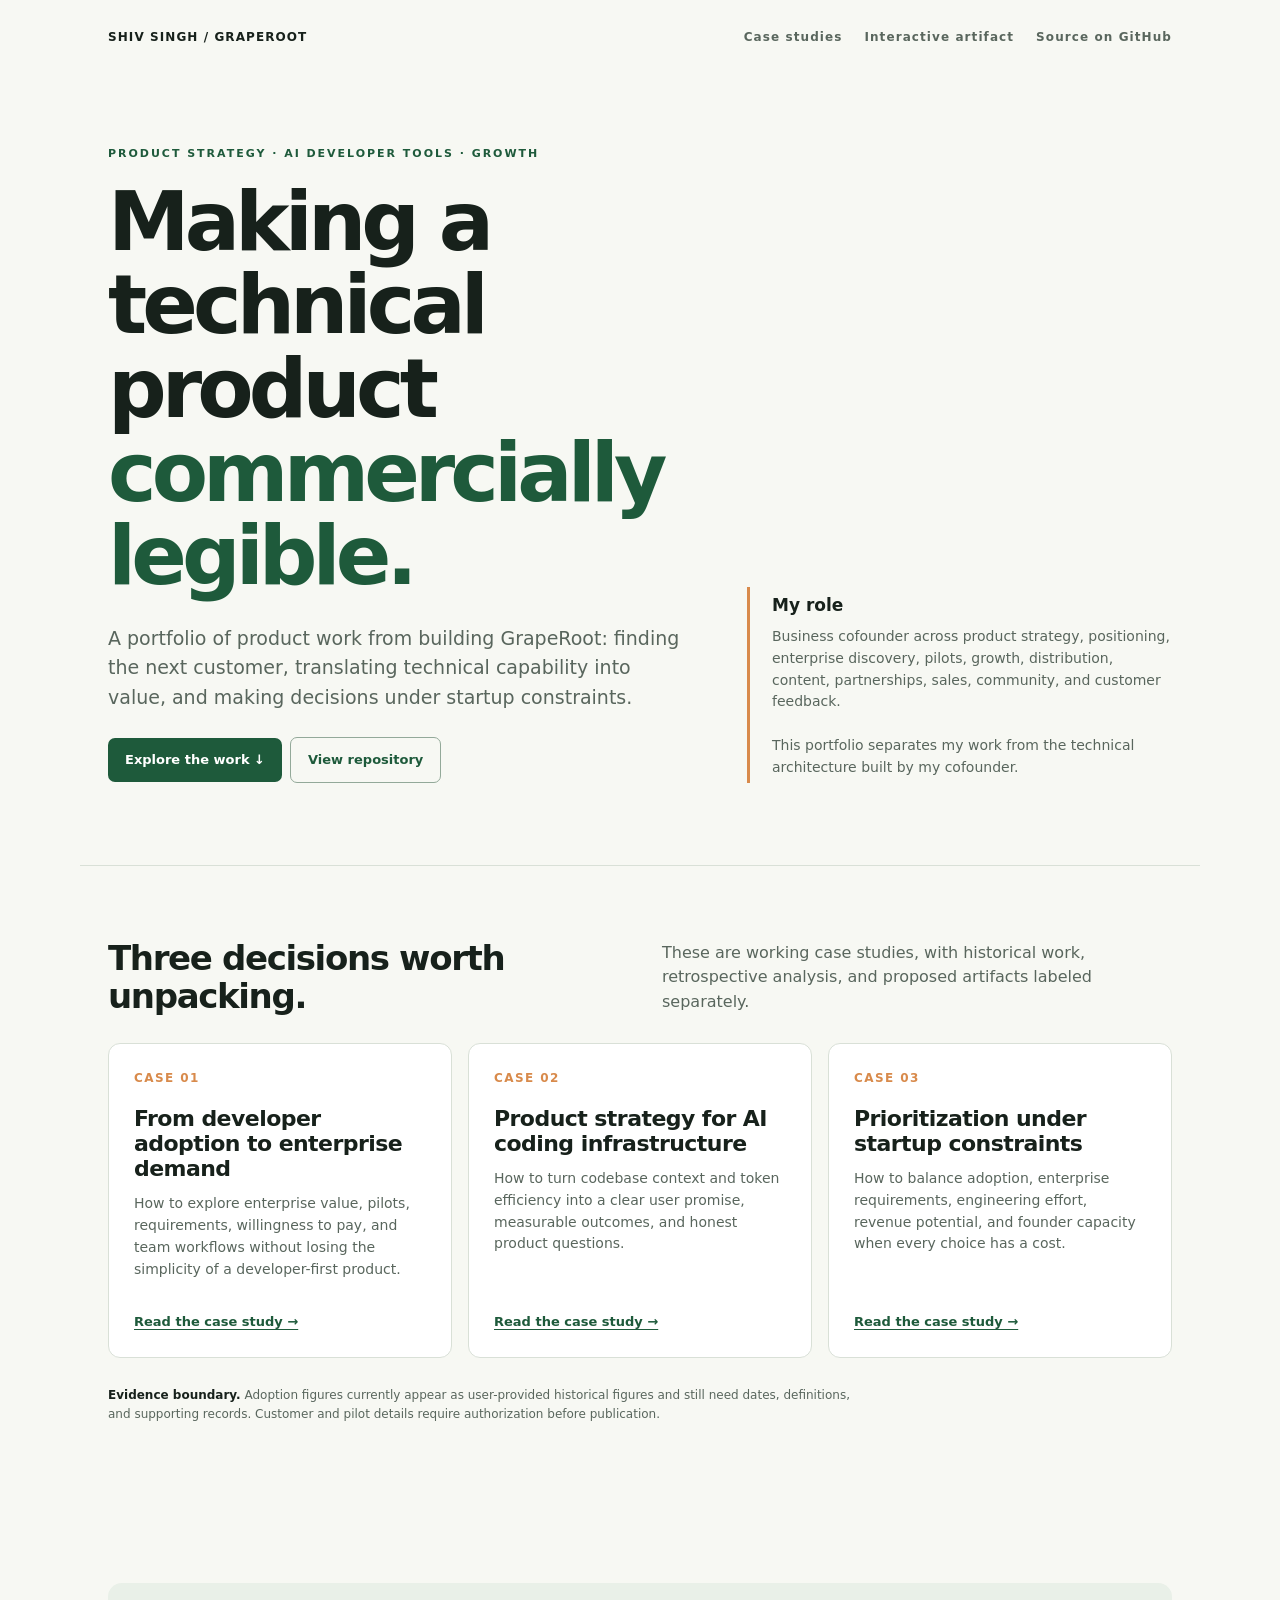
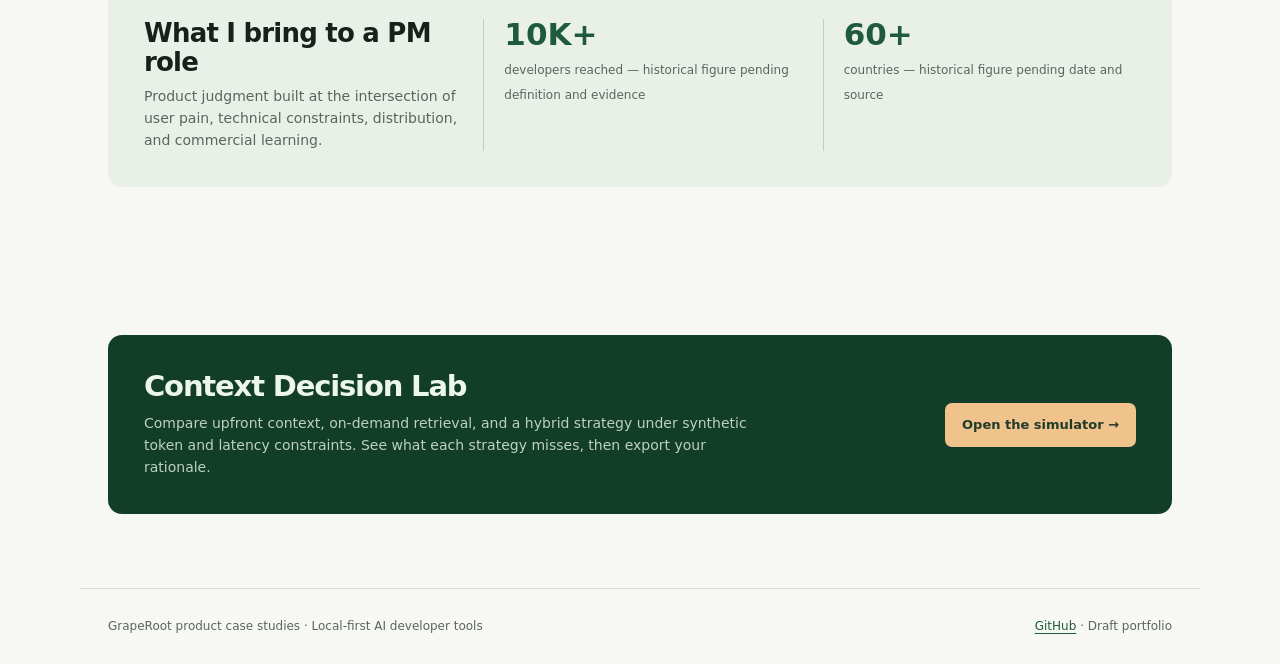
<file: index.html>
<!doctype html>
<html lang="en">
<head>
  <meta charset="utf-8">
  <meta name="viewport" content="width=device-width, initial-scale=1">
  <meta name="description" content="Product case studies from building GrapeRoot, an AI developer-tools product.">
  <title>Shiv Singh · GrapeRoot Product Case Studies</title>
  <style>
    :root{--ink:#17211b;--muted:#59665d;--line:#d9e0d7;--paper:#f7f8f3;--card:#fff;--green:#1e5a3b;--green-dark:#123d29;--warm:#d88a4b;--soft:#e9f0e8;--max:1120px;font-family:Inter,ui-sans-serif,system-ui,-apple-system,BlinkMacSystemFont,"Segoe UI",sans-serif}*{box-sizing:border-box}html{scroll-behavior:smooth}body{margin:0;background:var(--paper);color:var(--ink);line-height:1.55}a{color:var(--green);text-underline-offset:3px}header,main,footer{max-width:var(--max);margin:auto}header{padding:28px 28px 20px;display:flex;justify-content:space-between;align-items:center;gap:18px}header a{text-decoration:none;color:var(--ink);font-weight:800;letter-spacing:.09em;font-size:12px}nav{display:flex;gap:22px;font-size:13px}nav a{text-decoration:none;color:var(--muted)}.hero{padding:78px 28px 82px;display:grid;grid-template-columns:1.15fr .85fr;gap:64px;align-items:end;border-bottom:1px solid var(--line)}.eyebrow{color:var(--green);text-transform:uppercase;letter-spacing:.18em;font-weight:800;font-size:11px;margin:0 0 18px}.hero h1{font-size:clamp(42px,7vw,82px);line-height:1.02;letter-spacing:-.06em;margin:0 0 26px;font-weight:650}.hero h1 em{color:var(--green);font-style:normal}.lede{font-size:19px;color:var(--muted);max-width:660px;margin:0}.hero-note{border-left:3px solid var(--warm);padding:5px 0 5px 22px;color:var(--muted);font-size:14px}.hero-note strong{display:block;color:var(--ink);font-size:17px;margin-bottom:8px}.button{display:inline-block;background:var(--green);color:white;padding:12px 17px;border-radius:7px;text-decoration:none;font-size:13px;font-weight:700;margin-top:25px}.button:hover{background:var(--green-dark)}.button.secondary{background:transparent;border:1px solid #93a999;color:var(--green);margin-left:8px}.section{padding:74px 28px}.section-head{display:flex;justify-content:space-between;gap:30px;align-items:end;margin-bottom:28px}.section h2{font-size:34px;letter-spacing:-.04em;line-height:1.1;margin:0}.section-intro{max-width:510px;color:var(--muted);margin:0}.grid{display:grid;grid-template-columns:repeat(3,1fr);gap:16px}.card{background:var(--card);border:1px solid var(--line);border-radius:12px;padding:25px;display:flex;flex-direction:column;min-height:315px}.number{font-size:12px;color:var(--warm);font-weight:800;letter-spacing:.12em}.card h3{font-size:22px;line-height:1.15;letter-spacing:-.025em;margin:18px 0 12px}.card p{color:var(--muted);font-size:14px;margin:0}.card a{margin-top:auto;font-weight:700;font-size:13px}.signal{background:var(--soft);border-radius:14px;padding:36px;display:grid;grid-template-columns:1fr 1fr 1fr;gap:26px}.signal h2{font-size:26px;margin:0 0 10px;letter-spacing:-.03em}.signal p{color:var(--muted);margin:0;font-size:14px}.stat{border-left:1px solid #bfd0bd;padding-left:20px}.stat strong{display:block;font-size:31px;line-height:1;color:var(--green);margin-bottom:7px}.stat span{font-size:12px;color:var(--muted)}.lab{background:var(--green-dark);color:#edf6ea;border-radius:14px;padding:36px;display:flex;justify-content:space-between;align-items:center;gap:30px}.lab h2{font-size:29px;letter-spacing:-.04em;line-height:1.1;margin:0 0 10px}.lab p{color:#bed1c1;max-width:620px;margin:0;font-size:14px}.lab .button{background:#f0c28c;color:#213b2b;margin:0;white-space:nowrap}.footer{border-top:1px solid var(--line);padding:28px;font-size:12px;color:var(--muted);display:flex;justify-content:space-between;gap:20px}.disclaimer{font-size:12px;color:var(--muted);max-width:760px;margin-top:28px}.disclaimer strong{color:var(--ink)}@media(max-width:800px){nav{display:none}.hero{grid-template-columns:1fr;gap:32px;padding-top:54px}.grid{grid-template-columns:1fr}.signal{grid-template-columns:1fr}.stat{border-left:0;border-top:1px solid #bfd0bd;padding:18px 0 0}.section-head{display:block}.section-intro{margin-top:14px}.lab{display:block}.lab .button{margin-top:22px}.footer{display:block}.footer span{display:block;margin-top:7px}}
  </style>
</head>
<body>
  <header><a href="./">SHIV SINGH / GRAPEROOT</a><nav><a href="#stories">Case studies</a><a href="#lab">Interactive artifact</a><a href="https://github.com/singhhshiv/graperoot-product-case-studies">Source on GitHub</a></nav></header>
  <main>
    <section class="hero"><div><p class="eyebrow">Product strategy · AI developer tools · Growth</p><h1>Making a technical product <em>commercially legible.</em></h1><p class="lede">A portfolio of product work from building GrapeRoot: finding the next customer, translating technical capability into value, and making decisions under startup constraints.</p><a class="button" href="#stories">Explore the work ↓</a><a class="button secondary" href="https://github.com/singhhshiv/graperoot-product-case-studies">View repository</a></div><div class="hero-note"><strong>My role</strong>Business cofounder across product strategy, positioning, enterprise discovery, pilots, growth, distribution, content, partnerships, sales, community, and customer feedback.<br><br>This portfolio separates my work from the technical architecture built by my cofounder.</div></section>
    <section class="section" id="stories"><div class="section-head"><h2>Three decisions worth unpacking.</h2><p class="section-intro">These are working case studies, with historical work, retrospective analysis, and proposed artifacts labeled separately.</p></div><div class="grid">
      <article class="card"><span class="number">CASE 01</span><h3>From developer adoption to enterprise demand</h3><p>How to explore enterprise value, pilots, requirements, willingness to pay, and team workflows without losing the simplicity of a developer-first product.</p><a href="https://github.com/singhhshiv/graperoot-product-case-studies/blob/main/case-studies/01-enterprise-transition.md">Read the case study →</a></article>
      <article class="card"><span class="number">CASE 02</span><h3>Product strategy for AI coding infrastructure</h3><p>How to turn codebase context and token efficiency into a clear user promise, measurable outcomes, and honest product questions.</p><a href="https://github.com/singhhshiv/graperoot-product-case-studies/blob/main/case-studies/02-context-delivery.md">Read the case study →</a></article>
      <article class="card"><span class="number">CASE 03</span><h3>Prioritization under startup constraints</h3><p>How to balance adoption, enterprise requirements, engineering effort, revenue potential, and founder capacity when every choice has a cost.</p><a href="https://github.com/singhhshiv/graperoot-product-case-studies/blob/main/case-studies/03-prioritization.md">Read the case study →</a></article>
    </div><p class="disclaimer"><strong>Evidence boundary.</strong> Adoption figures currently appear as user-provided historical figures and still need dates, definitions, and supporting records. Customer and pilot details require authorization before publication.</p></section>
    <section class="section"><div class="signal"><div><h2>What I bring to a PM role</h2><p>Product judgment built at the intersection of user pain, technical constraints, distribution, and commercial learning.</p></div><div class="stat"><strong>10K+</strong><span>developers reached — historical figure pending definition and evidence</span></div><div class="stat"><strong>60+</strong><span>countries — historical figure pending date and source</span></div></div></section>
    <section class="section" id="lab"><div class="lab"><div><h2>Context Decision Lab</h2><p>Compare upfront context, on-demand retrieval, and a hybrid strategy under synthetic token and latency constraints. See what each strategy misses, then export your rationale.</p></div><a class="button" href="./simulator/">Open the simulator →</a></div></section>
  </main>
  <footer class="footer"><span>GrapeRoot product case studies · Local-first AI developer tools</span><span><a href="https://github.com/singhhshiv/graperoot-product-case-studies">GitHub</a> · Draft portfolio</span></footer>
</body>
</html>
</file>
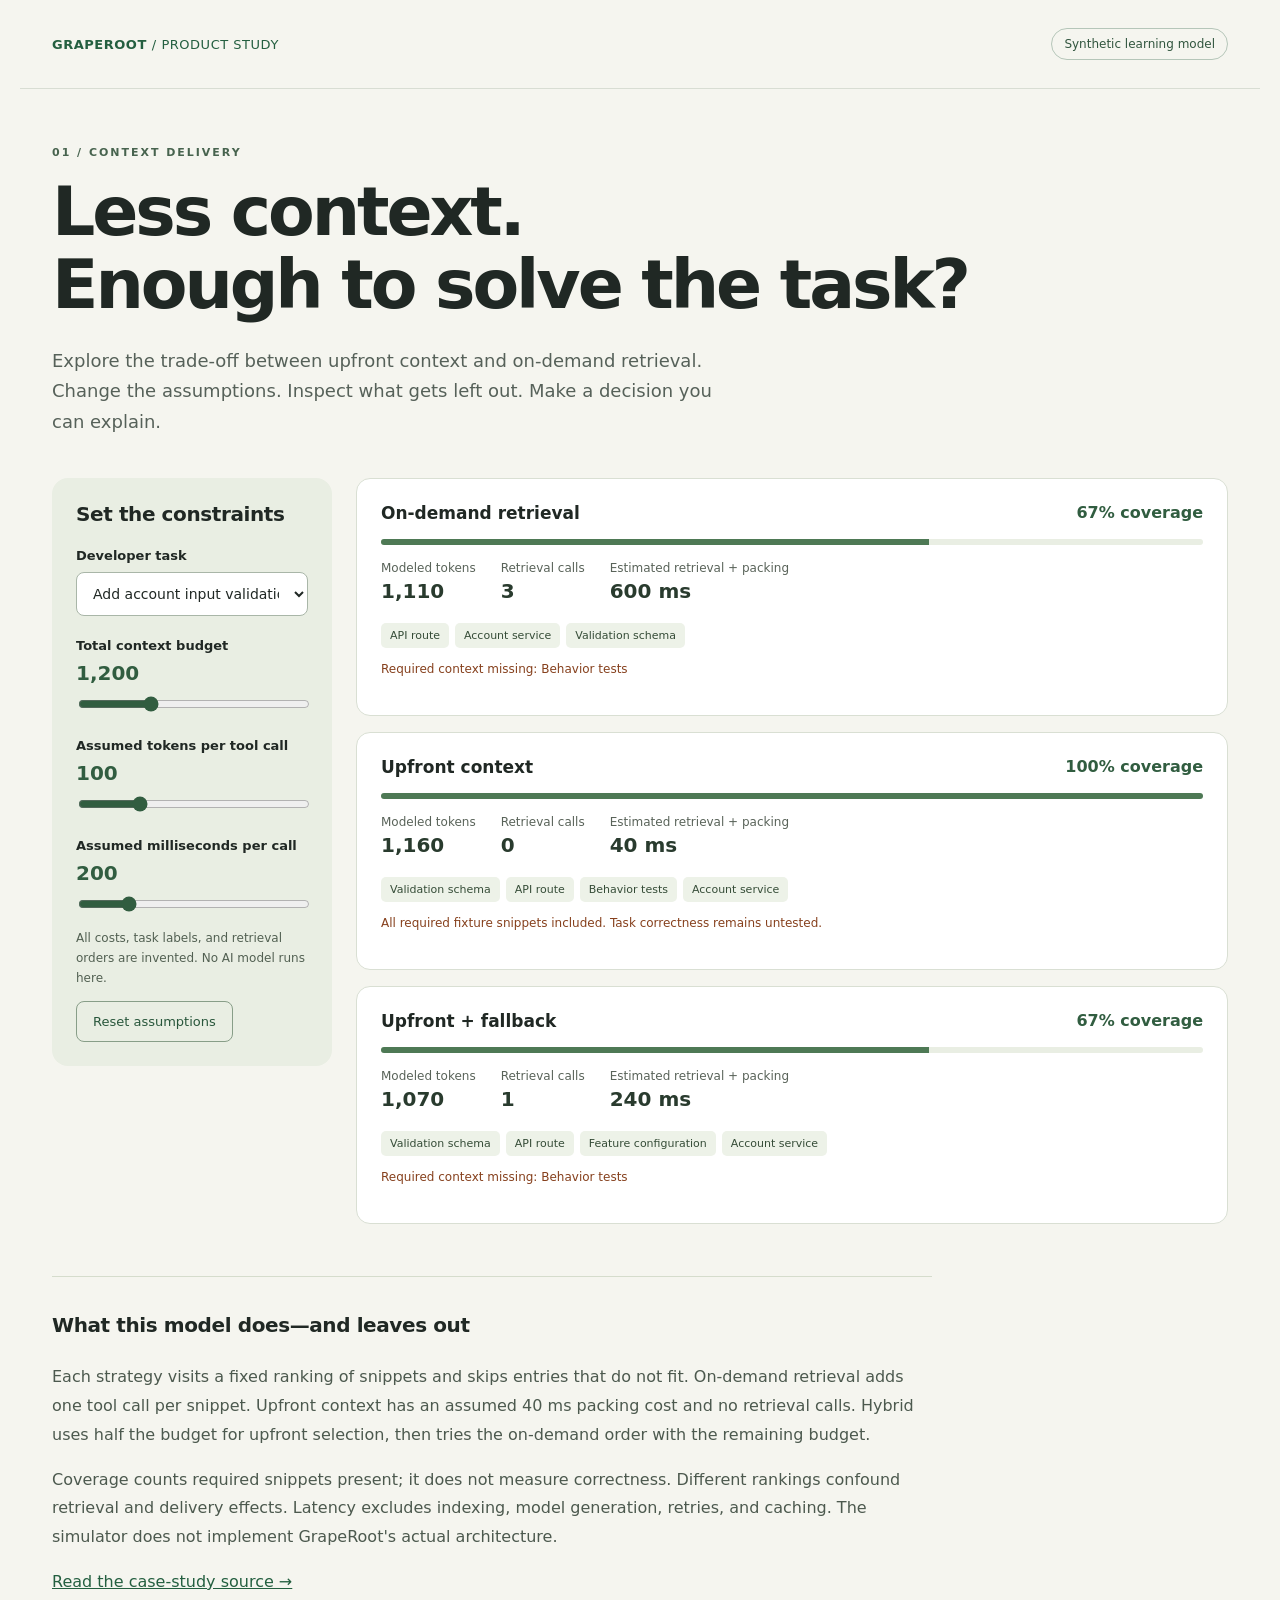
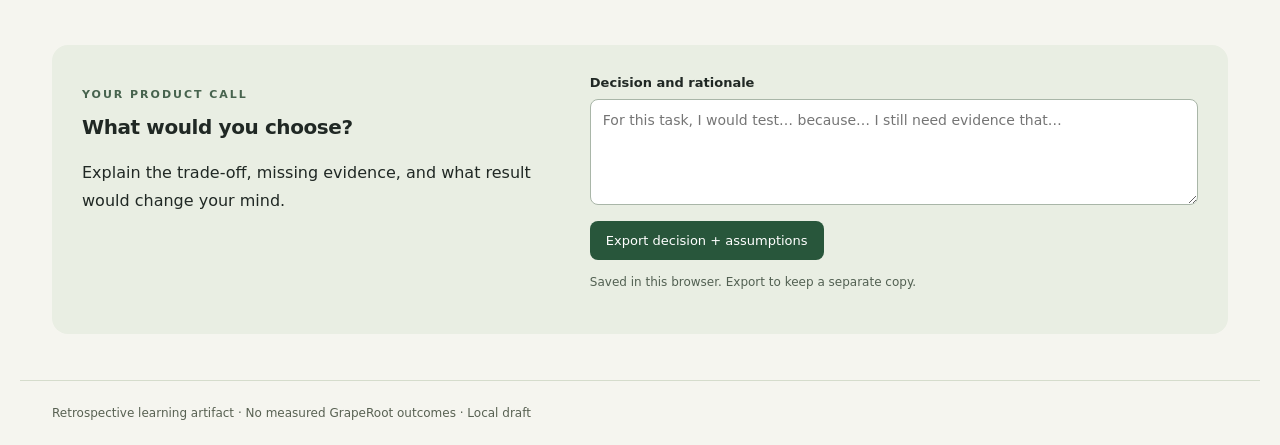
<file: simulator/index.html>
<!doctype html>
<html lang="en">
<head><meta charset="utf-8"><meta name="viewport" content="width=device-width,initial-scale=1"><title>GrapeRoot · Context Decision Lab</title><link rel="stylesheet" href="style.css"></head>
<body>
<header><a href="../">GRAPEROOT <span>/ PRODUCT STUDY</span></a><span class="badge">Synthetic learning model</span></header>
<main>
<p class="eyebrow">01 / CONTEXT DELIVERY</p><h1>Less context.<br>Enough to solve the task?</h1>
<p class="intro">Explore the trade-off between upfront context and on-demand retrieval. Change the assumptions. Inspect what gets left out. Make a decision you can explain.</p>
<div class="workspace"><aside aria-label="Simulation controls"><h2>Set the constraints</h2>
<label for="task">Developer task</label><select id="task"></select>
<label for="budget">Total context budget <output id="budgetValue" for="budget"></output></label><input id="budget" type="range" min="0" max="4000" step="50" value="1200">
<label for="overhead">Assumed tokens per tool call <output id="overheadValue" for="overhead"></output></label><input id="overhead" type="range" min="0" max="400" step="10" value="100">
<label for="latency">Assumed milliseconds per call <output id="latencyValue" for="latency"></output></label><input id="latency" type="range" min="0" max="1000" step="50" value="200">
<p class="muted">All costs, task labels, and retrieval orders are invented. No AI model runs here.</p><button id="reset" class="secondary">Reset assumptions</button>
</aside><section aria-label="Strategy comparison"><div id="results" aria-live="polite"></div></section></div>
<section class="method"><h2>What this model does—and leaves out</h2><p>Each strategy visits a fixed ranking of snippets and skips entries that do not fit. On-demand retrieval adds one tool call per snippet. Upfront context has an assumed 40 ms packing cost and no retrieval calls. Hybrid uses half the budget for upfront selection, then tries the on-demand order with the remaining budget.</p><p>Coverage counts required snippets present; it does not measure correctness. Different rankings confound retrieval and delivery effects. Latency excludes indexing, model generation, retries, and caching. The simulator does not implement GrapeRoot's actual architecture.</p><a href="../case-studies/02-context-delivery.md">Read the case-study source →</a></section>
<section class="decision"><div><p class="eyebrow">YOUR PRODUCT CALL</p><h2>What would you choose?</h2><p>Explain the trade-off, missing evidence, and what result would change your mind.</p></div><div><label for="note">Decision and rationale</label><textarea id="note" rows="5" placeholder="For this task, I would test… because… I still need evidence that…"></textarea><button id="export">Export decision + assumptions</button><p id="storage" class="muted" role="status"></p></div></section>
</main><footer>Retrospective learning artifact · No measured GrapeRoot outcomes · Local draft</footer><script type="module" src="app.mjs"></script>
</body></html>
</file>
<file: simulator/style.css>
:root{font-family:Inter,ui-sans-serif,system-ui,sans-serif;color:#202824;background:#f5f5ef;font-size:16px}*{box-sizing:border-box}body{margin:0}header,main,footer{max-width:1240px;margin:auto}header{padding:28px 32px;display:flex;justify-content:space-between;align-items:center;border-bottom:1px solid #d8ddd3;gap:20px}a{color:#245f40}header a{text-decoration:none;font-weight:800;letter-spacing:.04em;font-size:13px}header span{font-weight:400}.badge{font-size:12px;padding:8px 12px;border:1px solid #b5c6b9;border-radius:20px;color:#31553e}main{padding:46px 32px}h1{font-size:clamp(36px,5.5vw,68px);line-height:1.08;letter-spacing:-.045em;margin:16px 0 24px;font-weight:650}h2{font-size:20px;letter-spacing:-.02em;margin:0 0 20px}.eyebrow{font-size:11px;letter-spacing:.18em;font-weight:750;color:#47634e}.intro{max-width:660px;color:#566159;font-size:18px;line-height:1.7;margin-bottom:40px}.workspace{display:grid;grid-template-columns:280px 1fr;gap:24px}aside{background:#e9eee3;padding:24px;border-radius:16px;align-self:start}label{display:block;font-size:13px;font-weight:650;margin:22px 0 9px}output{display:block;color:#315d40;font-size:20px;margin-top:8px}select,textarea{width:100%;padding:12px;border:1px solid #a9b6a8;border-radius:8px;background:#fff;color:#202824;font:inherit;font-size:14px}input[type=range]{width:100%;accent-color:#315d40}button{border:0;border-radius:8px;background:#28563b;color:white;padding:12px 16px;font:inherit;font-size:13px;cursor:pointer}button:hover{background:#173d27}.secondary{background:transparent;color:#28563b;border:1px solid #889e88}.secondary:hover{background:#d7e0d2}.muted{font-size:12px;line-height:1.7;color:#526052}.card{background:white;border:1px solid #d9dfd3;border-radius:14px;padding:24px;margin-bottom:16px}.card-top{display:flex;justify-content:space-between;gap:16px}.card h3{margin:0;font-size:17px}.coverage{font-weight:700;color:#315d40;white-space:nowrap}.meter{height:6px;background:#e9eee3;border-radius:10px;overflow:hidden;margin:16px 0}.fill{height:100%;background:#4e7955}.stats{display:flex;gap:25px;flex-wrap:wrap;font-size:12px;color:#596359}.stats strong{display:block;font-size:20px;color:#293b2e;margin:4px 0}.snippets{display:flex;flex-wrap:wrap;gap:6px;margin-top:16px}.chip{font-size:11px;padding:6px 9px;border-radius:5px;background:#edf2e8;color:#354c37}.missing{color:#86401d;font-size:12px;line-height:1.6}.method{border-top:1px solid #d5dccc;padding-top:30px;margin-top:36px;max-width:880px;line-height:1.8;color:#4c594e}.method h2{color:#202824}.decision{display:grid;grid-template-columns:1fr 1.3fr;gap:40px;margin-top:48px;padding:30px;background:#e9eee3;border-radius:16px}.decision p{line-height:1.7}.decision label{margin-top:0}.decision button{margin-top:12px}footer{padding:25px 32px;font-size:12px;color:#586152;border-top:1px solid #d5dccc}:focus-visible{outline:3px solid #916532;outline-offset:4px}@media(max-width:800px){.workspace,.decision{grid-template-columns:1fr}header{flex-wrap:wrap}main{padding:30px 20px}.card-top{flex-wrap:wrap}.decision{gap:12px;padding:24px}}
</file>
